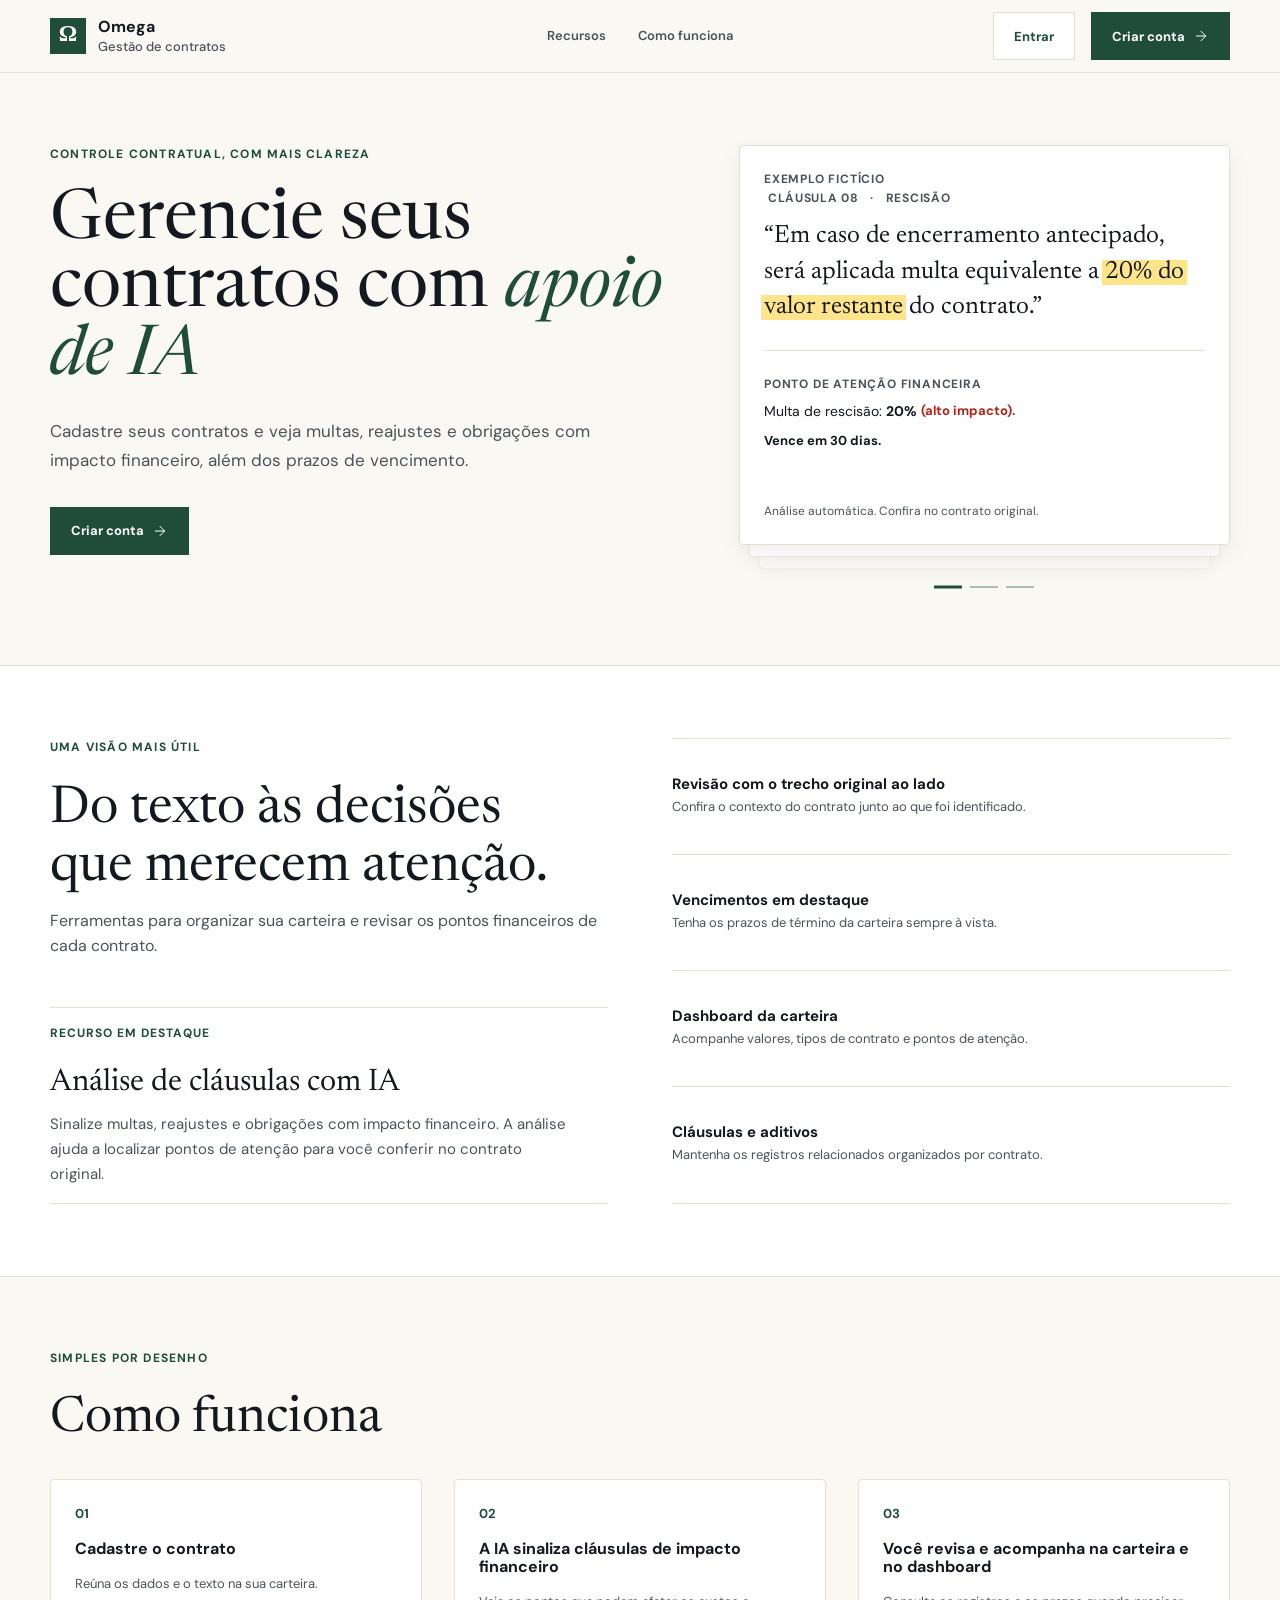
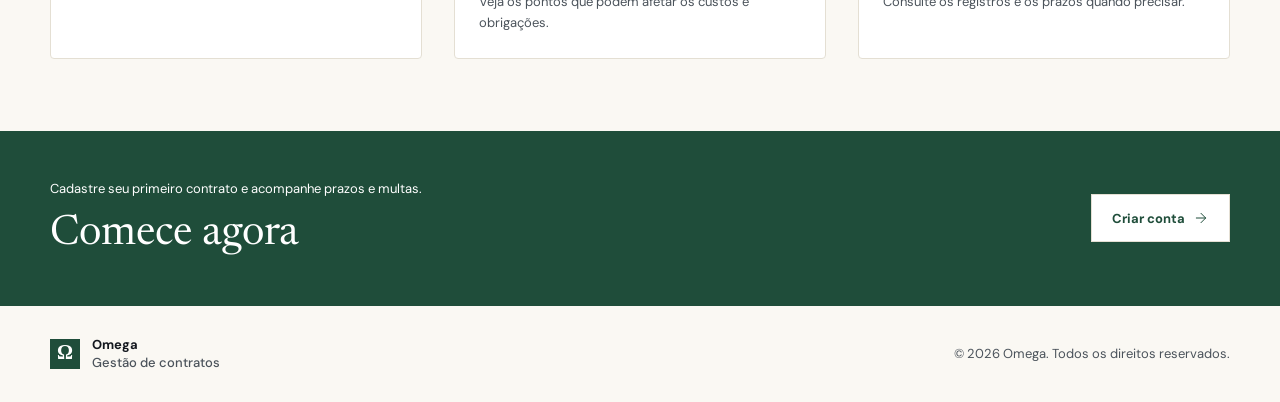
<file: frontend/index.html>
<!DOCTYPE html>
<html lang="pt-BR">
<head>
  <meta charset="UTF-8">
  <meta name="viewport" content="width=device-width, initial-scale=1">
  <title>Omega – Gestão de contratos</title>
  <link rel="preconnect" href="https://fonts.googleapis.com">
  <link rel="preconnect" href="https://fonts.gstatic.com" crossorigin>
  <link href="https://fonts.googleapis.com/css2?family=DM+Sans:wght@400;500;600;700&family=Newsreader:opsz,wght@6..72,400;6..72,500;6..72,600&display=swap" rel="stylesheet">
  <link rel="stylesheet" href="css/landing.css?v=20261006-18">
</head>
<body class="landing-page">

  <header class="site-header">
    <div class="shell nav-inner">
      <a class="brand" href="index.html"><span class="brand-mark">Ω</span><span>Omega <small>Gestão de contratos</small></span></a>
      <nav class="nav-links" aria-label="Navegação principal">
        <a href="#recursos">Recursos</a>
        <a href="#como-funciona">Como funciona</a>
      </nav>
      <div class="nav-actions">
        <a class="btn btn--inverse nav-login" href="login.html">Entrar</a>
        <a class="btn btn--primary" href="registrar.html">Criar conta <svg class="icon" aria-hidden="true" focusable="false"><use href="img/icons.svg#arrow-right"/></svg></a>
      </div>
    </div>
  </header>

  <main>
    <section class="hero shell">
      <div class="hero-copy">
        <p class="eyebrow">CONTROLE CONTRATUAL, COM MAIS CLAREZA</p>
        <h1>Gerencie seus contratos com <em>apoio de IA</em></h1>
        <p class="lead">Cadastre seus contratos e veja multas, reajustes e obrigações com impacto financeiro, além dos prazos de vencimento.</p>
        <div class="hero-cta">
          <a class="btn btn--primary" href="registrar.html">Criar conta <svg class="icon" aria-hidden="true" focusable="false"><use href="img/icons.svg#arrow-right"/></svg></a>
        </div>
      </div>

      <aside class="card-stack" role="group" aria-label="Exemplos de análise de cláusulas">
        <div class="stack-cards" aria-live="off"></div>
        <div class="stack-indicators" aria-label="Escolher exemplo"></div>
      </aside>
    </section>

    <section class="section resources" id="recursos">
      <div class="shell resource-layout">
        <div class="resource-intro">
          <div class="section-heading">
            <p class="eyebrow">UMA VISÃO MAIS ÚTIL</p>
            <h2>Do texto às decisões que merecem atenção.</h2>
            <p>Ferramentas para organizar sua carteira e revisar os pontos financeiros de cada contrato.</p>
          </div>
          <article class="resource-featured">
            <span class="resource-number"><span>RECURSO EM DESTAQUE</span></span>
            <h3>Análise de cláusulas com IA</h3>
            <p>Sinalize multas, reajustes e obrigações com impacto financeiro. A análise ajuda a localizar pontos de atenção para você conferir no contrato original.</p>
          </article>
        </div>
        <div class="resource-list">
          <article class="list-row">
            <div class="list-copy"><h3>Revisão com o trecho original ao lado</h3><p>Confira o contexto do contrato junto ao que foi identificado.</p></div>
          </article>
          <article class="list-row">
            <div class="list-copy"><h3>Vencimentos em destaque</h3><p>Tenha os prazos de término da carteira sempre à vista.</p></div>
          </article>
          <article class="list-row">
            <div class="list-copy"><h3>Dashboard da carteira</h3><p>Acompanhe valores, tipos de contrato e pontos de atenção.</p></div>
          </article>
          <article class="list-row">
            <div class="list-copy"><h3>Cláusulas e aditivos</h3><p>Mantenha os registros relacionados organizados por contrato.</p></div>
          </article>
        </div>
      </div>
    </section>

    <section class="section process" id="como-funciona">
      <div class="shell process-layout">
        <div class="section-heading process-heading">
          <p class="eyebrow">SIMPLES POR DESENHO</p>
          <h2>Como funciona</h2>
        </div>
        <ol class="steps">
          <li class="step">
            <span class="step-number">01</span>
            <h3>Cadastre o contrato</h3>
            <p>Reúna os dados e o texto na sua carteira.</p>
          </li>
          <li class="step">
            <span class="step-number">02</span>
            <h3>A IA sinaliza cláusulas de impacto financeiro</h3>
            <p>Veja os pontos que podem afetar os custos e obrigações.</p>
          </li>
          <li class="step">
            <span class="step-number">03</span>
            <h3>Você revisa e acompanha na carteira e no dashboard</h3>
            <p>Consulte os registros e os prazos quando precisar.</p>
          </li>
        </ol>
      </div>
    </section>

    <section class="closing">
      <div class="shell closing-inner">
        <div>
          <p class="closing-note">Cadastre seu primeiro contrato e acompanhe prazos e multas.</p>
          <h2>Comece agora</h2>
        </div>
        <a class="btn btn--inverse" href="registrar.html">Criar conta <svg class="icon" aria-hidden="true" focusable="false"><use href="img/icons.svg#arrow-right"/></svg></a>
      </div>
    </section>
  </main>

  <footer class="site-footer">
    <div class="shell footer-inner">
      <a class="brand footer-brand" href="index.html"><span class="brand-mark">Ω</span><span>Omega <small>Gestão de contratos</small></span></a>
      <span>© <span id="ano"></span> Omega. Todos os direitos reservados.</span>
    </div>
  </footer>

  <script src="js/landing.js?v=20261006-2" defer></script>
  <script>document.getElementById("ano").textContent = new Date().getFullYear();</script>
</body>
</html>
</file>
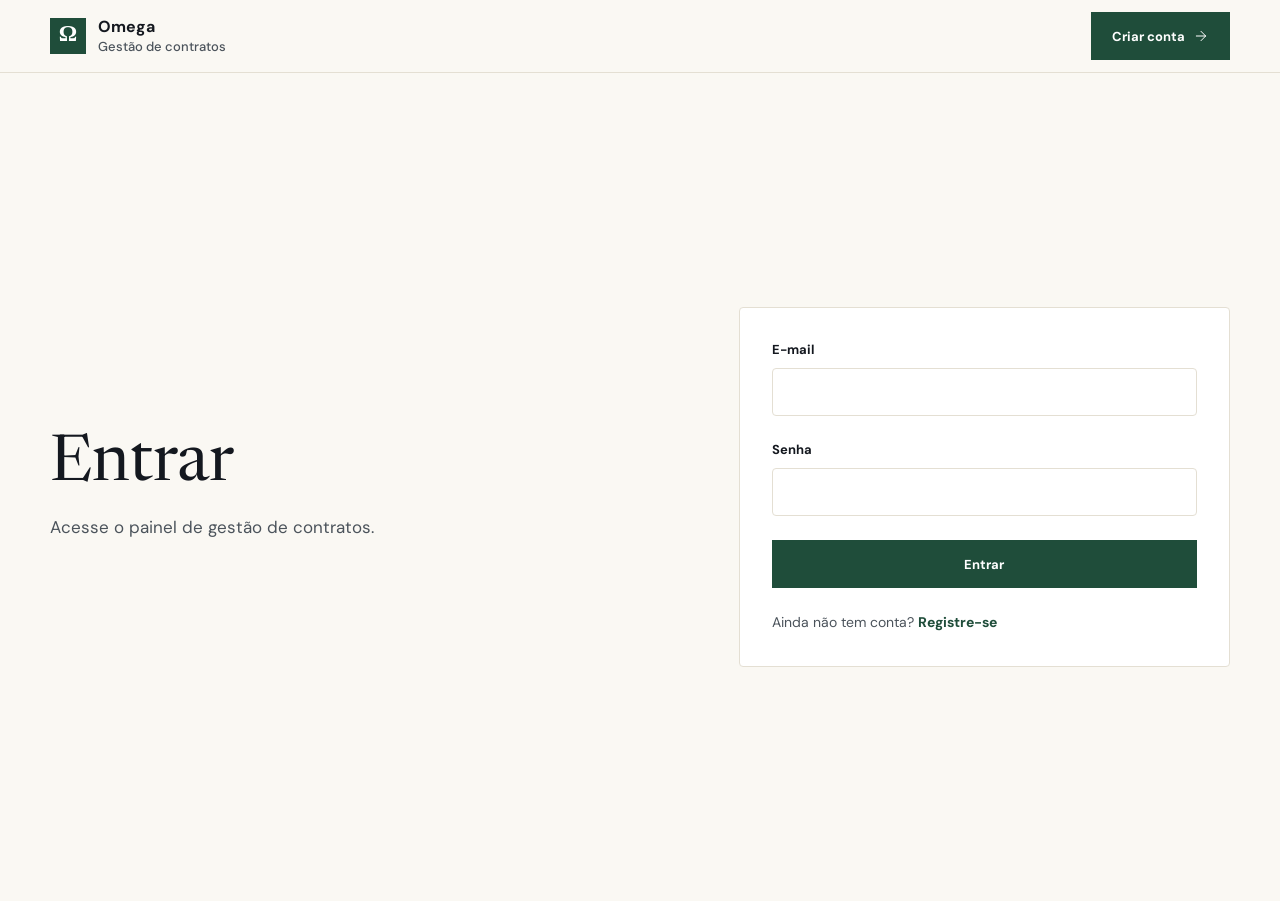
<file: frontend/formulario.html>
<!DOCTYPE html>
<html lang="pt-BR">
<head>
  <meta charset="UTF-8">
  <meta name="viewport" content="width=device-width, initial-scale=1">
  <title>Novo contrato · Omega</title>
  <link rel="preconnect" href="https://fonts.googleapis.com">
  <link rel="preconnect" href="https://fonts.gstatic.com" crossorigin>
  <link href="https://fonts.googleapis.com/css2?family=DM+Sans:wght@400;500;600;700&family=Newsreader:opsz,wght@6..72,400;6..72,500;6..72,600&display=swap" rel="stylesheet">
  <link rel="stylesheet" href="css/app.css?v=20261006-3">
</head>
<body>
  <header class="topbar">
    <div class="topbar-inner">
      <a class="brand" href="index.html"><span class="brand-mark">Ω</span><span>Omega <small>Gestão de contratos</small></span></a>
      <div class="topbar-actions">
        <span class="theme-slot" hidden></span>
        <a class="btn btn-ghost btn-sm" href="dashboard.html">Voltar ao painel</a>
      </div>
    </div>
  </header>

  <main class="form-wrap">
    <div id="area-form">
      <h1>Novo contrato</h1>
      <p class="muted">Preencha os dados para registrar o contrato na sua carteira.</p>

      <div class="alert alert-erro" id="erro" hidden></div>

      <form id="form-contrato" novalidate>
        <section class="card">
          <h2>Dados do cliente</h2>
          <div class="grid-2">
            <div class="field">
              <label for="c-nome">Nome / Razão social <span class="req">*</span></label>
              <input type="text" id="c-nome" required>
            </div>
            <div class="field">
              <label for="c-tipo">Tipo</label>
              <select id="c-tipo">
                <option value="">Selecione</option>
                <option>Pessoa Física</option>
                <option>Pessoa Jurídica</option>
              </select>
            </div>
            <div class="field">
              <label for="c-documento">CPF / CNPJ</label>
              <input type="text" id="c-documento" inputmode="numeric">
            </div>
            <div class="field">
              <label for="c-telefone">Telefone</label>
              <input type="tel" id="c-telefone">
            </div>
          </div>
          <div class="field">
            <label for="c-email">E-mail</label>
            <input type="email" id="c-email">
          </div>
        </section>

        <section class="card">
          <h2>Dados do contrato</h2>
          <div class="field">
            <label for="t-titulo">Título do contrato <span class="req">*</span></label>
            <input type="text" id="t-titulo" required>
          </div>
          <div class="grid-2">
            <div class="field">
              <label for="t-tipo">Tipo de contrato</label>
              <select id="t-tipo">
                <option value="">Selecione</option>
                <option>Prestação de serviços</option>
                <option>Compra e venda</option>
                <option>Locação</option>
                <option>Fornecimento</option>
                <option>Parceria</option>
                <option>Outro</option>
              </select>
            </div>
            <div class="field">
              <label for="t-valor">Valor total (R$)</label>
              <input type="number" id="t-valor" min="0" step="0.01" placeholder="0,00">
            </div>
            <div class="field">
              <label for="t-inicio">Data de início <span class="req">*</span></label>
              <input type="date" id="t-inicio" required>
            </div>
            <div class="field">
              <label for="t-fim">Data de término</label>
              <input type="date" id="t-fim">
            </div>
          </div>
        </section>

        <section class="card">
          <h2>Cláusulas <span class="opcional">(opcional)</span></h2>
          <div id="lista-clausulas"></div>
          <button type="button" class="btn btn-outline btn-sm" id="btn-add-clausula">+ Adicionar cláusula</button>
        </section>

        <div class="form-actions">
          <button class="btn btn-primary btn-lg btn-block" type="submit" id="btn-enviar">Registrar contrato</button>
        </div>
      </form>
    </div>

    <section class="card sucesso" id="area-sucesso" hidden>
      <div class="check">✓</div>
      <h1>Contrato registrado</h1>
      <p class="muted">Recebemos o contrato. Guarde o número abaixo para acompanhamento.</p>
      <div class="numero" id="numero-contrato"></div>
      <div class="acoes-sucesso">
        <button class="btn btn-primary" id="btn-outro">Registrar outro contrato</button>
        <a class="btn btn-outline" href="dashboard.html">Ir para o painel</a>
      </div>
    </section>
  </main>

  <script src="js/common.js"></script>
  <script src="js/formulario.js"></script>
</body>
</html>
</file>
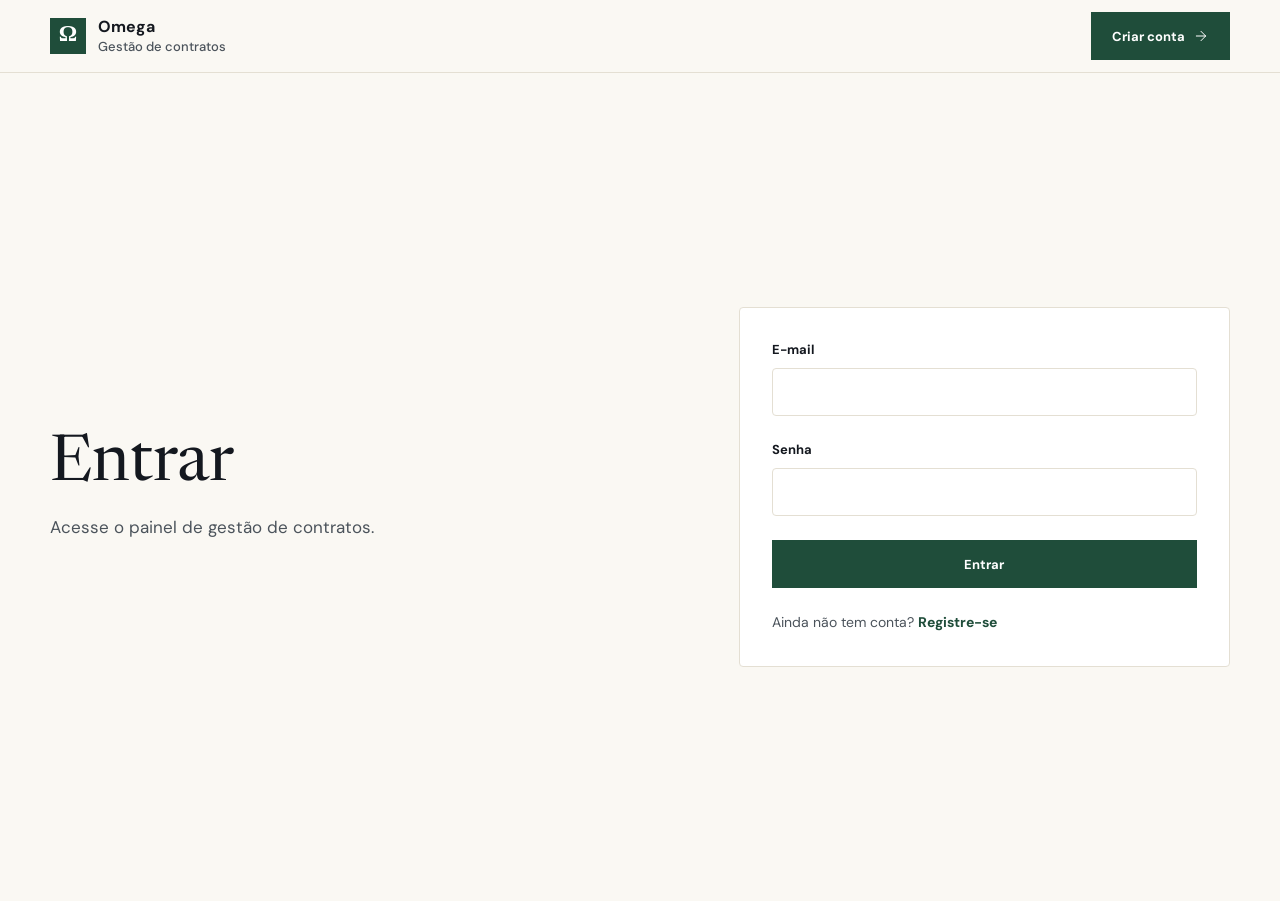
<file: frontend/login.html>
<!DOCTYPE html>
<html lang="pt-BR">
<head>
<meta charset="UTF-8">
<meta name="viewport" content="width=device-width, initial-scale=1">
<title>Entrar · Omega</title>
<link rel="preconnect" href="https://fonts.googleapis.com">
<link rel="preconnect" href="https://fonts.gstatic.com" crossorigin>
<link href="https://fonts.googleapis.com/css2?family=DM+Sans:wght@400;500;600;700&family=Newsreader:opsz,wght@6..72,400;6..72,500;6..72,600&display=swap" rel="stylesheet">
<link rel="stylesheet" href="css/auth.css?v=20261006-1">
</head>
<body>
<header class="site-header">
<div class="shell nav-inner">
<a class="brand" href="index.html"><span class="brand-mark">Ω</span><span>Omega <small>Gestão de contratos</small></span></a>
<div class="nav-actions">
<span class="theme-slot" hidden></span>
<a class="btn btn--primary" href="registrar.html">Criar conta <svg class="icon" aria-hidden="true" focusable="false"><use href="img/icons.svg#arrow-right"/></svg></a>
</div>
</div>
</header>

<main class="auth-main">
<div class="shell auth-layout">
<div class="auth-copy">
<h1>Entrar</h1>
<p>Acesse o painel de gestão de contratos.</p>
</div>

<div class="auth-panel">
<div class="alert alert-ok" id="aviso" hidden>Cadastro realizado! Faça login para continuar.</div>
<div class="alert alert-erro" id="erro" hidden></div>

<form id="form-login" novalidate>
<div class="field">
<label for="email">E-mail</label>
<input type="email" id="email" autocomplete="email" required>
</div>
<div class="field">
<label for="senha">Senha</label>
<input type="password" id="senha" autocomplete="current-password" required>
</div>
<button class="btn btn--primary btn--block" type="submit">Entrar</button>
</form>

<p class="auth-foot">Ainda não tem conta? <a href="registrar.html">Registre-se</a></p>
</div>
</div>
</main>

<script src="js/common.js"></script>
<script src="js/auth.js"></script>
</body>
</html>
</file>
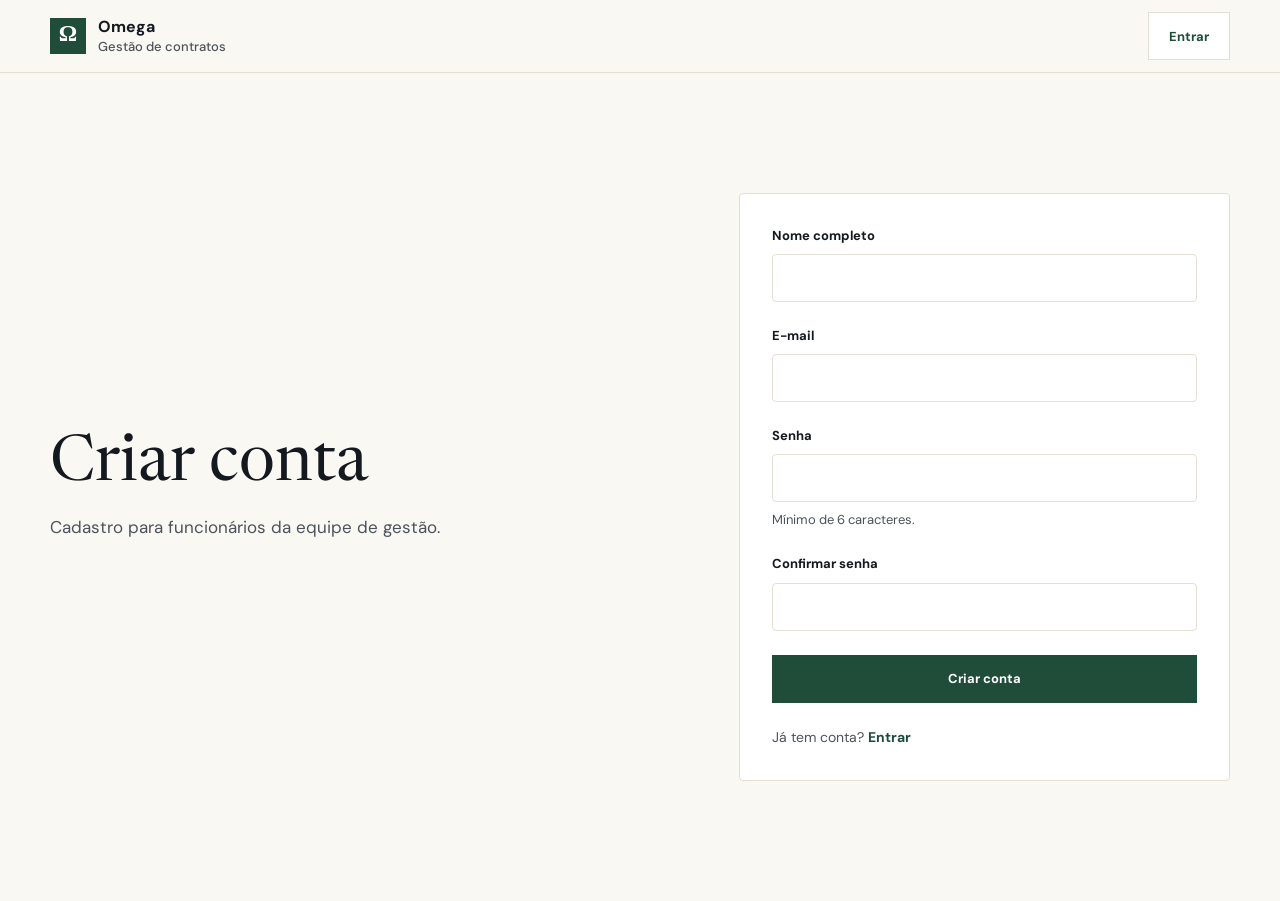
<file: frontend/registrar.html>
<!DOCTYPE html>
<html lang="pt-BR">
<head>
<meta charset="UTF-8">
<meta name="viewport" content="width=device-width, initial-scale=1">
<title>Criar conta · Omega</title>
<link rel="preconnect" href="https://fonts.googleapis.com">
<link rel="preconnect" href="https://fonts.gstatic.com" crossorigin>
<link href="https://fonts.googleapis.com/css2?family=DM+Sans:wght@400;500;600;700&family=Newsreader:opsz,wght@6..72,400;6..72,500;6..72,600&display=swap" rel="stylesheet">
<link rel="stylesheet" href="css/auth.css?v=20261006-2">
</head>
<body>
<header class="site-header">
<div class="shell nav-inner">
<a class="brand" href="index.html"><span class="brand-mark">Ω</span><span>Omega <small>Gestão de contratos</small></span></a>
<div class="nav-actions">
<span class="theme-slot" hidden></span>
<a class="btn btn--inverse" href="login.html">Entrar</a>
</div>
</div>
</header>

<main class="auth-main">
<div class="shell auth-layout">
<div class="auth-copy">
<h1>Criar conta</h1>
<p>Cadastro para funcionários da equipe de gestão.</p>
</div>

<div class="auth-panel">
<div class="alert alert-erro" id="erro" hidden></div>

<form id="form-registrar" novalidate>
<div class="field">
<label for="nome">Nome completo</label>
<input type="text" id="nome" autocomplete="name" required>
</div>
<div class="field">
<label for="email">E-mail</label>
<input type="email" id="email" autocomplete="email" required>
</div>
<div class="field">
<label for="senha">Senha</label>
<input type="password" id="senha" autocomplete="new-password" minlength="6" required>
<small>Mínimo de 6 caracteres.</small>
</div>
<div class="field">
<label for="confirmar">Confirmar senha</label>
<input type="password" id="confirmar" autocomplete="new-password" required>
</div>
<button class="btn btn--primary btn--block" type="submit">Criar conta</button>
</form>

<p class="auth-foot">Já tem conta? <a href="login.html">Entrar</a></p>
</div>
</div>
</main>

<script src="js/common.js"></script>
<script src="js/auth.js"></script>
</body>
</html>
</file>
<file: frontend/css/landing.css>
:root {
  --space-4: 4px;
  --space-8: 8px;
  --space-12: 12px;
  --space-16: 16px;
  --space-24: 24px;
  --space-32: 32px;
  --space-48: 48px;
  --space-64: 64px;
  --space-72: 72px;
  --space-96: 96px;
  color-scheme: light;
  --paper: #FAF8F3;
  --white: #FFFFFF;
  --ink: #14181F;
  --support: #4B535B;
  --line: #E4DFD3;
  --green: #1F4D3A;
  --highlight: #FFE58A;
  --risk: #B42318;
}

* { box-sizing: border-box; }
@media (prefers-reduced-motion: no-preference) { html { scroll-behavior: smooth; } }
body {
  margin: 0;
  background: var(--paper);
  color: var(--ink);
  font-family: "DM Sans", sans-serif;
  font-size: 16px;
  line-height: 1.55;
}
a { color: inherit; text-decoration: none; }
a:focus-visible, .btn:focus-visible { outline: 2px solid var(--green); outline-offset: 2px; }
h1, h2, h3, p, blockquote { margin-top: 0; }
h1, h2, h3 { line-height: 1.12; }
.shell { width: min(1180px, calc(100% - var(--space-64))); margin-inline: auto; }

.site-header { position: sticky; top: 0; z-index: 20; border-bottom: 1px solid var(--line); background: var(--paper); }
.nav-inner { min-height: 72px; display: grid; grid-template-columns: 1fr auto 1fr; align-items: center; gap: var(--space-32); }
.nav-inner > .brand { justify-self: start; }
.nav-links { justify-self: center; }
.nav-actions { justify-self: end; }
.brand { display: inline-flex; align-items: center; gap: var(--space-12); color: var(--ink); font-weight: 700; line-height: 1.1; white-space: nowrap; }
.brand-mark { display: grid; place-items: center; width: 36px; height: 36px; background: var(--green); color: var(--white); font-family: "Newsreader", serif; font-size: 23px; }
.brand small { display: block; margin-top: var(--space-4); color: var(--support); font-size: 13px; font-weight: 500; letter-spacing: 0; }
.nav-links, .nav-actions { display: flex; align-items: center; gap: var(--space-32); }
.nav-actions { gap: var(--space-16); }
.nav-links a { color: var(--support); font-size: 13px; font-weight: 600; }
.nav-links a:hover, .nav-login:hover { color: var(--green); }
.btn { display: inline-flex; align-items: center; gap: var(--space-8); height: var(--space-48); padding: 0 20px; border: 1px solid transparent; color: var(--green); font: 700 13px "DM Sans", sans-serif; white-space: nowrap; }
.btn--primary { border-color: var(--green); background: var(--green); color: var(--white); }
.btn--inverse { border-color: var(--line); background: var(--white); color: var(--green); }
.closing .btn:focus-visible { outline-color: var(--white); }
.icon { display: inline-block; width: 16px; height: 16px; flex: 0 0 auto; fill: none; stroke: currentColor; stroke-width: 1.5; stroke-linecap: round; stroke-linejoin: round; vertical-align: middle; }
.btn svg { flex: 0 0 auto; }

.hero { display: grid; grid-template-columns: minmax(0, 1.12fr) minmax(330px, .88fr); align-items: stretch; gap: var(--space-64); padding-block: var(--space-72); }
.hero-copy { max-width: 625px; }
.eyebrow { margin-bottom: var(--space-24); color: var(--green); font-size: 12px; font-weight: 700; letter-spacing: 1.2px; }
h1, h2 { font-family: "Newsreader", Georgia, serif; font-weight: 400; letter-spacing: 0; }
.hero h1 { max-width: 640px; margin-bottom: var(--space-24); font-size: clamp(48px, 5.4vw, 74px); line-height: .99; }
.hero h1 em { color: var(--green); font-weight: 400; }
.lead { max-width: 540px; margin-bottom: var(--space-32); color: var(--support); font-size: 17px; line-height: 1.7; }
.hero-cta { display: flex; align-items: center; gap: var(--space-16); }
.card-stack { position: relative; height: 448px; animation: arrive .55s ease-out both; }
.stack-cards { position: absolute; inset: 0 0 var(--space-48); display: grid; grid-template-rows: minmax(0, 1fr); }
.stack-card { grid-area: 1 / 1; display: flex; min-width: 0; min-height: 0; flex-direction: column; padding: var(--space-24); border: 1px solid var(--line); border-radius: 4px; background: var(--white); box-shadow: 0 8px 24px rgb(20 24 31 / 6%); transform-origin: center bottom; transition: transform 400ms cubic-bezier(.22, 1, .36, 1), opacity 400ms cubic-bezier(.22, 1, .36, 1); }
.stack-card[data-pos="0"] { z-index: 3; transform: none; opacity: 1; }
.stack-card[data-pos="1"] { z-index: 2; transform: translateY(12px) scale(.96); opacity: .7; }
.stack-card[data-pos="2"] { z-index: 1; transform: translateY(24px) scale(.92); opacity: .4; }
.stack-card.is-exiting { z-index: 4; transform: translateY(-8px); opacity: 0; transition-duration: 300ms; }
.stack-card.is-resetting { transition: none !important; }
.stack-card[aria-hidden="true"] { pointer-events: none; }
.example-block { margin: 0; padding-block: 0; }
.example-clause { padding-bottom: var(--space-24); border-bottom: 1px solid var(--line); }
.document-label { margin-bottom: var(--space-12); color: var(--support); font-size: 12px; font-weight: 700; letter-spacing: .7px; }
.document-label span { padding-inline: var(--space-4); color: inherit; }
.stack-card blockquote { margin: 0; font-family: "Newsreader", Georgia, serif; font-size: 25px; line-height: 1.42; }
.stack-card mark { padding: 0; background: var(--highlight); box-shadow: 3px 0 0 var(--highlight), -3px 0 0 var(--highlight); -webkit-box-decoration-break: clone; box-decoration-break: clone; color: var(--ink); }
.example-attention { display: flex; flex-direction: column; align-items: flex-start; gap: var(--space-8); margin-top: var(--space-24); padding-top: 0; }
.result-label { color: var(--support); font-size: 12px; font-weight: 700; letter-spacing: .8px; }
.example-attention p { display: flex; flex-wrap: wrap; gap: var(--space-4); margin: 0; font-size: 14px; }
.example-attention strong { font-weight: 700; }
.risk-label { color: var(--risk); font-size: 13px; font-weight: 700; }
.impact-label { color: var(--support); font-size: 13px; font-weight: 700; }
.example-due { display: flex; align-items: center; gap: var(--space-8); font-size: 13px; font-weight: 700; }
.example-note { margin: auto 0 0; padding-top: var(--space-16); color: var(--support); font-size: 12px; line-height: 1.45; }
.stack-indicators { position: absolute; right: 0; bottom: 0; left: 0; z-index: 5; display: flex; justify-content: center; gap: var(--space-8); }
.stack-indicator { width: 28px; height: 12px; padding: 5px 0; border: 0; background: transparent; cursor: pointer; }
.stack-indicator::before { display: block; height: 2px; background: var(--green); content: ""; opacity: .35; transition: opacity 180ms ease, transform 180ms ease; }
.stack-indicator[aria-pressed="true"]::before { opacity: 1; transform: scaleY(1.5); }
.stack-indicator:focus-visible { outline: 2px solid var(--green); outline-offset: 2px; }
.section { padding-block: var(--space-72); scroll-margin-top: 88px; }
.resources { background: var(--white); border-block: 1px solid var(--line); }
.section-heading { max-width: 520px; margin-bottom: var(--space-32); }
.section-heading h2 { max-width: 500px; margin-bottom: var(--space-12); font-size: clamp(36px, 4.2vw, 52px); }
.section-heading > p:last-child { max-width: 52ch; margin-bottom: 0; color: var(--support); font-size: 16px; text-wrap: pretty; }
.resource-layout { display: grid; grid-template-columns: repeat(2, minmax(0, 1fr)); gap: var(--space-64); align-items: stretch; }
.resource-intro { display: flex; flex-direction: column; }
.resource-intro .section-heading { max-width: none; margin-bottom: var(--space-48); }
.resource-intro .resource-featured { margin-top: auto; }
.resource-featured { padding-block: var(--space-16); border-block: 1px solid var(--line); }
.resource-featured .resource-number { display: flex; align-items: center; gap: var(--space-12); margin-bottom: var(--space-24); color: var(--green); font-size: 13px; font-weight: 700; }
.resource-featured .resource-number span { font-size: 12px; letter-spacing: 1px; }
.resource-featured h3 { max-width: 360px; margin: 0 0 var(--space-12); font-family: "Newsreader", Georgia, serif; font-size: 31px; font-weight: 400; line-height: 1.1; }
.resource-featured p { max-width: 520px; margin: 0; color: var(--support); font-size: 15px; line-height: 1.65; }
.resource-list { display: flex; flex-direction: column; border-top: 1px solid var(--line); }
.resource-list .list-row { padding-block: var(--space-16); }
.list-row { display: grid; grid-template-columns: 64px minmax(0, 1fr); align-items: baseline; column-gap: var(--space-16); row-gap: var(--space-4); padding-block: var(--space-24); border-top: 1px solid var(--line); }
.resource-list .list-row:first-child { border-top: 0; }
.resource-list .list-row:last-child, .steps .list-row:last-child { padding-bottom: 0; border-bottom: 0; }
.resource-list .list-row { grid-template-columns: minmax(0, 1fr); }
.resource-list .list-row h3,
.resource-list .list-row p { grid-column: 1; }
.resource-list { border-bottom: 1px solid var(--line); }
.resource-list .list-row:last-child { padding-bottom: var(--space-16); }
.resource-list .list-row { flex: 1 1 auto; align-content: center; }
.list-copy { display: contents; }
.list-row h3 { grid-column: 2; margin: 0; font-size: 15px; font-weight: 700; }
.list-row p { grid-column: 2; max-width: 520px; margin: 0; color: var(--support); font-size: 13px; line-height: 1.6; }

.process { background: var(--paper); }
.process-layout { display: block; }
.process-heading { margin-bottom: var(--space-32); }
.process-heading .eyebrow { margin-top: 0; }
.process-heading h2 { font-size: 50px; }
.steps { display: grid; grid-template-columns: repeat(3, minmax(0, 1fr)); gap: var(--space-32); margin: 0; padding: 0; list-style: none; }
.steps .step { padding: var(--space-24); border: 1px solid var(--line); border-radius: 4px; background: var(--white); }
.step-number { display: block; margin-bottom: var(--space-16); color: var(--green); font-size: 13px; font-weight: 700; }
.steps h3 { font-size: 16px; }
.steps p { margin: var(--space-12) 0 0; color: var(--support); font-size: 13px; line-height: 1.6; }

.closing { padding-block: var(--space-48); background: var(--green); color: var(--white); }
.closing-inner { display: flex; align-items: center; justify-content: space-between; gap: var(--space-32); }
.closing-note { margin: 0 0 var(--space-12); color: var(--white); font-size: 13px; }
.closing h2 { margin: 0; font-size: 42px; }
.btn--inverse:hover { background: var(--paper); }

.site-footer { background: var(--paper); }
.footer-inner { min-height: var(--space-96); display: flex; align-items: center; justify-content: space-between; gap: var(--space-24); color: var(--support); font-size: 13px; }
.footer-brand { color: var(--ink); font-size: 13px; }
.footer-brand .brand-mark { width: 30px; height: 30px; font-size: 20px; }

@keyframes arrive { from { opacity: 0; } to { opacity: 1; } }
@media (prefers-reduced-motion: reduce) { *, *::before, *::after { scroll-behavior: auto !important; animation-duration: .01ms !important; animation-iteration-count: 1 !important; } }
@media (prefers-reduced-motion: reduce) {
  .stack-card { transition: none !important; }
  .stack-card:not([data-pos="0"]) { visibility: hidden; }
  .stack-card[data-pos="0"] { transform: none; opacity: 1; }
  .stack-indicator::before { transition: none; }
}
@media (max-width: 900px) {
  .hero { grid-template-columns: minmax(0, 1fr) minmax(280px, .8fr); gap: var(--space-48); padding-block: var(--space-72); }
  .hero h1 { font-size: clamp(46px, 7vw, 64px); }
  .resource-layout { gap: var(--space-32); }
}
@media (max-width: 680px) {
  .shell { width: min(100% - var(--space-32), 560px); }
  .nav-inner { min-height: var(--space-64); grid-template-columns: 1fr auto; gap: var(--space-12); }
  .nav-links, .nav-login { display: none; }
  .nav-actions { grid-column: 2; gap: var(--space-8); }
  .hero { grid-template-columns: 1fr; gap: var(--space-48); padding-block: var(--space-48); }
  .hero h1 { max-width: 540px; font-size: clamp(47px, 12vw, 62px); }
  .lead { font-size: 15px; }
  .card-stack { width: 100%; height: 448px; }
  .section { padding-block: var(--space-48); }
  .section-heading { margin-bottom: var(--space-24); }
  .section-heading h2 { font-size: 42px; }
  .resource-layout { grid-template-columns: 1fr; gap: var(--space-24); }
  .steps { grid-template-columns: 1fr; gap: var(--space-24); }
  .resource-intro .section-heading { margin-bottom: var(--space-32); }
  .resource-intro .resource-featured { margin-top: 0; }
  .resource-featured .resource-number { margin-bottom: var(--space-16); }
  .resource-featured h3 { font-size: 28px; }
  .resource-item { padding-block: var(--space-24); }
  .process-heading h2 { font-size: 43px; }
  .closing-inner { align-items: center; }
  .closing h2 { font-size: 38px; }
  .footer-inner { align-items: flex-start; flex-direction: column; justify-content: center; padding-block: var(--space-24); }
}
@media (max-width: 360px) {
  .shell { width: calc(100% - var(--space-32)); }
  .brand { gap: var(--space-8); font-size: 13px; }
  .brand-mark { width: 32px; height: 32px; }
  .nav-actions { gap: var(--space-8); }
  .hero h1 { font-size: 45px; }
  .card-stack { height: 528px; }
  .stack-card { padding: var(--space-16); }
  .stack-card blockquote { font-size: 22px; }
}
</file>
<file: frontend/css/app.css>
/* Omega - telas internas (mesmo sistema visual da landing) */
:root {
  --space-4: 4px; --space-8: 8px; --space-12: 12px; --space-16: 16px; --space-24: 24px;
  --space-32: 32px; --space-48: 48px; --space-64: 64px; --space-72: 72px;
  color-scheme: light;
  --paper: #FAF8F3; --white: #FFFFFF; --ink: #14181F; --support: #4B535B;
  --line: #E4DFD3; --green: #1F4D3A; --green-soft: #E7EFEA; --highlight: #FFE58A;
  --highlight-soft: #FFF6D6; --amber: #8A5A00; --risk: #B42318; --risk-soft: #FBE9E7;
  /* nomes antigos, para o JS (gráficos) continuar lendo as cores certas */
  --bg: var(--paper); --surface: var(--white); --surface-2: #F3F0E8; --text: var(--ink);
  --muted: var(--support); --border: var(--line); --primary: var(--green); --primary-hover: #173A2B;
  --primary-contrast: var(--white); --primary-soft: var(--green-soft); --success: var(--green);
  --success-bg: var(--green-soft); --warning: #D9A520; --warning-bg: var(--highlight-soft);
  --danger: var(--risk); --danger-bg: var(--risk-soft);
}
* { box-sizing: border-box; }
body { margin: 0; background: var(--paper); color: var(--ink); font: 400 16px/1.55 "DM Sans", sans-serif; }
a { color: inherit; text-decoration: none; }
a:focus-visible, button:focus-visible, input:focus-visible, select:focus-visible, textarea:focus-visible { outline: 2px solid var(--green); outline-offset: 2px; }
h1, h2, h3, h4, p { margin-top: 0; }
h1, h2, h3 { line-height: 1.12; letter-spacing: 0; }
h1, h2, h3 { font-family: "Newsreader", Georgia, serif; font-weight: 400; }
.muted { color: var(--support); }
.num { text-align: right; white-space: nowrap; }
.container { width: min(1180px, calc(100% - var(--space-64))); margin-inline: auto; }
.theme-slot { display: none; }

/* Topbar */
.topbar { position: sticky; top: 0; z-index: 20; border-bottom: 1px solid var(--line); background: var(--paper); }
.topbar-inner { width: min(1180px, calc(100% - var(--space-64))); min-height: 72px; margin-inline: auto; display: flex; align-items: center; justify-content: space-between; gap: var(--space-32); }
.brand { display: inline-flex; align-items: center; gap: var(--space-12); font-weight: 700; line-height: 1.1; white-space: nowrap; }
.brand-mark { display: grid; place-items: center; width: 36px; height: 36px; background: var(--green); color: var(--white); font: 400 23px "Newsreader", serif; }
.brand small { display: block; margin-top: var(--space-4); color: var(--support); font-size: 13px; font-weight: 500; }
.topbar-actions { display: flex; align-items: center; gap: var(--space-16); }
.user-chip { color: var(--support); font-size: 13px; font-weight: 600; }
.user-chip:empty { display: none; }

/* Botões */
.btn { display: inline-flex; align-items: center; justify-content: center; gap: var(--space-8); height: 44px; padding: 0 18px; border: 1px solid transparent; background: transparent; color: var(--green); font: 700 13px "DM Sans", sans-serif; white-space: nowrap; cursor: pointer; transition: background 150ms ease, border-color 150ms ease; }
.btn:disabled { opacity: .55; cursor: not-allowed; }
.btn-primary, .btn-success { border-color: var(--green); background: var(--green); color: var(--white); }
.btn-primary:hover:not(:disabled), .btn-success:hover:not(:disabled) { background: var(--primary-hover); }
.btn-outline, .btn-ghost { border-color: var(--line); background: var(--white); color: var(--green); }
.btn-outline:hover:not(:disabled), .btn-ghost:hover:not(:disabled) { background: var(--paper); border-color: var(--green); }
.btn-danger { border-color: var(--risk); background: var(--risk); color: var(--white); }
.btn-danger:hover:not(:disabled) { background: #8F1C12; }
.btn-danger-outline { border-color: var(--line); background: var(--white); color: var(--risk); }
.btn-danger-outline:hover:not(:disabled) { border-color: var(--risk); background: var(--risk-soft); }
.btn-sm { height: 34px; padding: 0 14px; }
.btn-lg { height: 52px; padding: 0 24px; }
.btn-block { width: 100%; }
.icon-btn { display: inline-grid; place-items: center; width: 36px; height: 36px; border: 1px solid var(--line); background: var(--white); color: var(--ink); font-size: 14px; cursor: pointer; }
.icon-btn:hover { border-color: var(--green); color: var(--green); }

/* Cabeçalho do painel */
.dash { padding-block: var(--space-48) var(--space-72); }
.dash-head { display: flex; align-items: flex-end; justify-content: space-between; flex-wrap: wrap; gap: var(--space-24); margin-bottom: var(--space-32); }
.dash-head h1 { margin-bottom: var(--space-8); font-size: clamp(36px, 4.2vw, 52px); }
.dash-sub { margin: 0; color: var(--support); font-size: 16px; }
.dash-tools { display: flex; flex-wrap: wrap; gap: var(--space-12); }
.dash-tools input[type="search"] { width: 300px; max-width: 100%; height: 34px; padding: 0 var(--space-12); border: 1px solid var(--line); border-radius: 4px; background: var(--white); color: var(--ink); font: 400 14px "DM Sans", sans-serif; }
.dash-tools input[type="search"]:focus { border-color: var(--green); }

/* KPIs: uma faixa única com divisórias, sem cartões soltos */
.kpis { display: grid; grid-template-columns: repeat(auto-fit, minmax(200px, 1fr)); gap: 1px; margin-bottom: var(--space-32); border: 1px solid var(--line); background: var(--line); }
.kpis:empty { display: none; }
.kpi { padding: var(--space-24); background: var(--white); }
.kpi-label { display: block; color: var(--support); font-size: 13px; font-weight: 700; }
.kpi-valor { display: block; width: fit-content; margin: var(--space-8) 0 var(--space-4); font: 400 38px/1.1 "Newsreader", Georgia, serif; }
.kpi-sub { color: var(--support); font-size: 13px; }
.kpi.warning .kpi-valor { box-shadow: inset 0 -.3em 0 var(--highlight); }
.kpi.success .kpi-valor { color: var(--green); }
.kpi.danger .kpi-valor { color: var(--risk); }

/* Cartões e gráficos */
.card { border: 1px solid var(--line); border-radius: 4px; background: var(--white); padding: var(--space-24); }
.charts { display: grid; grid-template-columns: repeat(2, minmax(0, 1fr)); gap: var(--space-24); margin-bottom: var(--space-32); }
.chart-card h3 { margin-bottom: var(--space-16); font-size: 24px; }
.chart-box { position: relative; height: 260px; }

/* Tabelas */
.tabela-card { padding: 0; margin-bottom: var(--space-32); overflow: hidden; }
.tabela-head { display: flex; align-items: center; justify-content: space-between; gap: var(--space-16); padding: var(--space-24); border-bottom: 1px solid var(--line); }
.tabela-head h2 { display: flex; align-items: center; gap: var(--space-12); margin: 0 0 var(--space-4); font-size: 28px; }
.tabela-head p { margin: 0; font-size: 14px; }
.table-wrap { overflow-x: auto; }
table { width: 100%; border-collapse: collapse; font-size: 14px; }
th, td { padding: var(--space-12) var(--space-24); border-bottom: 1px solid var(--line); text-align: left; white-space: nowrap; }
th { background: var(--paper); color: var(--support); font-size: 12px; font-weight: 700; letter-spacing: .6px; text-transform: uppercase; }
tbody tr:last-child td { border-bottom: 0; }
tbody tr:hover { background: var(--paper); }
td.vazio { padding: var(--space-32); color: var(--support); text-align: center; white-space: normal; }
td.titulo-col { min-width: 180px; white-space: normal; }
.acoes { display: flex; justify-content: flex-end; gap: var(--space-8); }

.badge { display: inline-flex; align-items: center; gap: var(--space-4); padding: 2px 10px; border: 1px solid var(--line); border-radius: 2px; background: var(--white); color: var(--support); font-size: 12px; font-weight: 700; }
.badge.pendente { border-color: transparent; background: var(--highlight); color: var(--ink); }
.badge.verificado, .badge.contador { border-color: transparent; background: var(--green-soft); color: var(--green); }
.badge.impacto-alto { border-color: transparent; background: var(--risk-soft); color: var(--risk); }
.quem { display: inline-flex; align-items: center; gap: var(--space-8); font-weight: 600; }
.avatar { display: inline-grid; place-items: center; width: 26px; height: 26px; border-radius: 2px; background: var(--green); color: var(--white); font-size: 12px; font-weight: 700; }

/* Formulários (revisão dentro do dialog) */
.field { margin-bottom: var(--space-16); }
.field label { display: block; margin-bottom: var(--space-8); font-size: 13px; font-weight: 700; }
.field input, .field select, .field textarea { width: 100%; height: 40px; padding: 0 var(--space-12); border: 1px solid var(--line); border-radius: 4px; background: var(--white); color: var(--ink); font: 400 14px "DM Sans", sans-serif; }
.field textarea { height: auto; min-height: 84px; padding: var(--space-12); resize: vertical; }
.field input:focus, .field select:focus, .field textarea:focus { border-color: var(--green); outline: none; }
.alert { margin-bottom: var(--space-16); padding: var(--space-12) var(--space-16); border: 1px solid var(--line); border-left-width: 3px; border-radius: 4px; background: var(--white); font-size: 14px; }
.alert[hidden] { display: none; }
.alert-ok { border-left-color: var(--green); }
.alert-erro { border-left-color: var(--risk); color: var(--risk); }

/* Dialogs */
dialog { width: min(720px, calc(100% - var(--space-32))); max-height: 90vh; padding: 0; border: 1px solid var(--line); border-radius: 4px; background: var(--white); color: var(--ink); }
dialog.sm { width: min(440px, calc(100% - var(--space-32))); }
dialog::backdrop { background: rgb(20 24 31 / 50%); }
.dlg-head { display: flex; align-items: flex-start; justify-content: space-between; gap: var(--space-16); padding: var(--space-24) var(--space-24) 0; }
.dlg-head h3, .dlg-body > h3 { margin: 0; font-size: 28px; }
.dlg-body { max-height: calc(90vh - 90px); padding: var(--space-16) var(--space-24) var(--space-24); overflow-y: auto; }
.dlg-foot { display: flex; justify-content: flex-end; gap: var(--space-12); padding-top: var(--space-16); }
.dl-grid { display: grid; grid-template-columns: repeat(auto-fit, minmax(180px, 1fr)); gap: var(--space-16) var(--space-24); margin: var(--space-16) 0; }
.dl-grid dt { color: var(--support); font-size: 12px; font-weight: 700; letter-spacing: .6px; text-transform: uppercase; }
.dl-grid dd { margin: 0; font-weight: 600; }
.banner-verificado, .banner-pendente { margin-top: var(--space-12); padding: var(--space-12) var(--space-16); border: 1px solid var(--line); border-left-width: 3px; border-radius: 4px; font-weight: 600; }
.banner-verificado { border-left-color: var(--green); background: var(--green-soft); color: var(--green); }
.banner-pendente { border-left-color: #E3B93C; background: var(--highlight-soft); color: var(--ink); }
.dlg-sec h4 { margin: var(--space-24) 0 var(--space-8); font-size: 15px; }
.lista-simples { margin: 0; padding: 0; list-style: none; }
.lista-simples li { margin-bottom: var(--space-8); padding: var(--space-12) var(--space-16); border: 1px solid var(--line); border-radius: 4px; background: var(--paper); }
.lista-simples li strong { display: block; }
.lista-simples li span { color: var(--support); font-size: 14px; }
.review-form { display: grid; grid-template-columns: repeat(3, minmax(0, 1fr)) auto; align-items: end; gap: var(--space-12); margin-top: var(--space-12); }
.review-form .field { min-width: 0; margin: 0; }

/* Avisos */
#toasts { position: fixed; right: var(--space-16); bottom: var(--space-16); z-index: 100; display: flex; flex-direction: column; gap: var(--space-8); }
.toast { min-width: 240px; max-width: 360px; padding: var(--space-12) var(--space-16); border: 1px solid var(--line); border-left: 3px solid var(--green); border-radius: 4px; background: var(--white); font-size: 14px; animation: entrar .25s ease; }
.toast.sucesso { border-left-color: var(--green); }
.toast.erro { border-left-color: var(--risk); }
.toast.saindo { opacity: 0; transform: translateX(20px); transition: .3s; }
@keyframes entrar { from { opacity: 0; transform: translateY(10px); } }
@media (prefers-reduced-motion: reduce) { *, *::before, *::after { animation-duration: .01ms !important; transition: none !important; } }

@media (max-width: 900px) { .charts { grid-template-columns: 1fr; } }
@media (max-width: 680px) {
  .container, .topbar-inner { width: min(100% - var(--space-32), 560px); }
  .topbar-inner { min-height: var(--space-64); gap: var(--space-12); }
  .user-chip { display: none; }
  .dash { padding-block: var(--space-32) var(--space-48); }
  .dash-tools { width: 100%; }
  .dash-tools input[type="search"] { width: 100%; flex: 1 1 100%; }
  .tabela-head { padding: var(--space-16); }
  th, td { padding-inline: var(--space-16); }
  .review-form { grid-template-columns: 1fr; }
}

/* Formulário de novo contrato */
[hidden] { display: none !important; }
.form-wrap { width: min(820px, calc(100% - var(--space-64))); margin: var(--space-48) auto var(--space-72); }
.form-wrap h1 { margin-bottom: var(--space-8); font-size: clamp(36px, 4.2vw, 52px); }
.form-wrap > div > p.muted { margin-bottom: var(--space-32); font-size: 16px; }
.form-wrap form > .card { margin-bottom: var(--space-24); padding: var(--space-32); }
.form-wrap .card h2 { margin-bottom: var(--space-24); font-size: 28px; }
.form-wrap .card h2 .opcional { color: var(--support); font-family: "DM Sans", sans-serif; font-size: 14px; }
.form-wrap .field input, .form-wrap .field select { height: 48px; padding-inline: var(--space-16); font-size: 16px; }
.form-wrap .field textarea { font-size: 16px; }
.field label .req { color: var(--risk); }
.field small { display: block; margin-top: var(--space-8); color: var(--support); font-size: 13px; }
.grid-2 { display: grid; grid-template-columns: 1fr 1fr; gap: 0 var(--space-24); }
.clausula-item { margin-bottom: var(--space-16); padding: var(--space-16); border: 1px solid var(--line); border-radius: 4px; background: var(--paper); }
.clausula-item .topo { display: flex; align-items: center; justify-content: space-between; margin-bottom: var(--space-12); }
.clausula-item .topo strong { font-size: 13px; }
.form-actions { margin-top: var(--space-32); }
.sucesso { padding: var(--space-48) var(--space-32); text-align: center; }
.sucesso .check { display: grid; place-items: center; width: 56px; height: 56px; margin: 0 auto var(--space-24); background: var(--green); color: var(--white); font-size: 26px; }
.sucesso h1 { margin-bottom: var(--space-8); }
.sucesso .numero { display: inline-block; margin: var(--space-16) 0 var(--space-32); padding: var(--space-12) var(--space-24); border: 1px solid var(--line); background: var(--paper); font: 400 32px/1.1 "Newsreader", Georgia, serif; letter-spacing: .5px; }
.sucesso .acoes-sucesso { display: flex; justify-content: center; flex-wrap: wrap; gap: var(--space-12); }
@media (max-width: 680px) {
  .form-wrap { width: min(100% - var(--space-32), 560px); margin-block: var(--space-32) var(--space-48); }
  .form-wrap form > .card { padding: var(--space-24); }
  .grid-2 { grid-template-columns: 1fr; }
}

/* Detalhe do contrato e análise com IA */
.detalhe-titulo { margin: 0 0 var(--space-12); font-size: 26px; }
.lista-simples li span { display: block; }
.analise { margin-top: var(--space-24); padding-top: var(--space-24); border-top: 1px solid var(--line); }
.analise h4 { margin: 0 0 var(--space-4); font: 400 26px/1.15 "Newsreader", Georgia, serif; }
.analise-aviso { margin: 0 0 var(--space-4); color: var(--ink); font-size: 14px; font-weight: 600; }
.analise-meta { margin: 0 0 var(--space-16); color: var(--support); font-size: 12px; }
.analise-item { padding: var(--space-16) var(--space-16) var(--space-16) var(--space-16); border-left: 3px solid var(--line); background: var(--paper); }
.analise-item[data-status="confirmada"] { border-left-color: var(--green); }
.analise-item[data-status="corrigida"] { border-left-color: #E3B93C; }
.analise-item[data-status="descartada"] { border-left-color: var(--line); }
.analise-item[data-status="descartada"] .analise-trecho, .analise-item[data-status="descartada"] .analise-valor { opacity: .5; }
.analise-topo { display: flex; flex-wrap: wrap; align-items: center; gap: var(--space-8); margin-bottom: var(--space-8); }
.analise-item .analise-topo strong { display: inline; margin-right: auto; font-size: 15px; }
.analise-valor { margin-bottom: var(--space-8); color: var(--support); font-size: 13px; font-weight: 700; }
.analise-trecho { margin: 0 0 var(--space-16); font: 400 19px/1.5 "Newsreader", Georgia, serif; color: var(--ink); }
.analise-trecho mark { padding: 0; background: var(--highlight); box-shadow: 2px 0 0 var(--highlight), -2px 0 0 var(--highlight); color: inherit; }
.analise-item .acoes { justify-content: flex-start; flex-wrap: wrap; }
.analise-item .review-form { margin-top: var(--space-16); padding-top: var(--space-16); border-top: 1px solid var(--line); }
.review-form label.field { display: flex; flex-direction: column; gap: var(--space-8); margin: 0; font-size: 13px; font-weight: 700; }
.review-form label.field input, .review-form label.field select { font-weight: 400; }
.badge.impacto-medio { border-color: transparent; background: var(--highlight-soft); color: var(--amber); }
.badge.impacto-baixo { border-color: transparent; background: var(--green-soft); color: var(--green); }
@media (max-width: 680px) { .analise-item .analise-topo strong { flex-basis: 100%; } }
</file>
<file: frontend/css/auth.css>
:root {
  --space-4: 4px; --space-8: 8px; --space-12: 12px; --space-16: 16px; --space-24: 24px;
  --space-32: 32px; --space-48: 48px; --space-64: 64px; --space-72: 72px; --space-96: 96px;
  color-scheme: light;
  --paper: #FAF8F3; --white: #FFFFFF; --ink: #14181F; --support: #4B535B;
  --line: #E4DFD3; --green: #1F4D3A; --risk: #B42318;
}

* { box-sizing: border-box; }
body { margin: 0; background: var(--paper); color: var(--ink); font-family: "DM Sans", sans-serif; font-size: 16px; line-height: 1.55; }
a { color: inherit; text-decoration: none; }
a:focus-visible, .btn:focus-visible, input:focus-visible { outline: 2px solid var(--green); outline-offset: 2px; }
h1, p { margin-top: 0; }
h1 { font-family: "Newsreader", Georgia, serif; font-weight: 400; letter-spacing: 0; line-height: 1; }
.shell { width: min(1180px, calc(100% - var(--space-64))); margin-inline: auto; }
.theme-slot { display: none; }

/* Header (igual ao da landing) */
.site-header { position: sticky; top: 0; z-index: 20; border-bottom: 1px solid var(--line); background: var(--paper); }
.nav-inner { min-height: 72px; display: flex; align-items: center; justify-content: space-between; gap: var(--space-32); }
.brand { display: inline-flex; align-items: center; gap: var(--space-12); color: var(--ink); font-weight: 700; line-height: 1.1; white-space: nowrap; }
.brand-mark { display: grid; place-items: center; width: 36px; height: 36px; background: var(--green); color: var(--white); font-family: "Newsreader", serif; font-size: 23px; }
.brand small { display: block; margin-top: var(--space-4); color: var(--support); font-size: 13px; font-weight: 500; }
.nav-actions { display: flex; align-items: center; gap: var(--space-16); }
.btn { display: inline-flex; align-items: center; justify-content: center; gap: var(--space-8); height: var(--space-48); padding: 0 20px; border: 1px solid transparent; color: var(--green); font: 700 13px "DM Sans", sans-serif; white-space: nowrap; cursor: pointer; }
.btn--primary { border-color: var(--green); background: var(--green); color: var(--white); }
.btn--primary:hover:not(:disabled) { background: #173A2B; }
.btn--inverse { border-color: var(--line); background: var(--white); color: var(--green); }
.btn--inverse:hover { background: var(--paper); }
.btn:disabled { opacity: .55; cursor: not-allowed; }
.btn--block { width: 100%; }
.icon { display: inline-block; width: 16px; height: 16px; flex: 0 0 auto; fill: none; stroke: currentColor; stroke-width: 1.5; stroke-linecap: round; stroke-linejoin: round; }

/* Conteúdo */
.auth-main { min-height: calc(100vh - 72px); display: flex; align-items: center; padding-block: var(--space-48); }
.auth-layout { display: grid; grid-template-columns: minmax(0, 1.12fr) minmax(330px, .88fr); align-items: center; gap: var(--space-64); }
.auth-copy h1 { margin-bottom: var(--space-16); font-size: clamp(44px, 5vw, 64px); }
.auth-copy p { max-width: 440px; margin: 0; color: var(--support); font-size: 17px; line-height: 1.7; }

.auth-panel { padding: var(--space-32); border: 1px solid var(--line); border-radius: 4px; background: var(--white); }
.field { margin-bottom: var(--space-24); }
.field label { display: block; margin-bottom: var(--space-8); font-size: 13px; font-weight: 700; color: var(--ink); }
.field input { width: 100%; height: 48px; padding: 0 var(--space-16); border: 1px solid var(--line); border-radius: 4px; background: var(--white); color: var(--ink); font: 400 16px "DM Sans", sans-serif; transition: border-color 150ms ease; }
.field input:focus { border-color: var(--green); }
.field small { display: block; margin-top: var(--space-8); color: var(--support); font-size: 13px; }

.alert { margin-bottom: var(--space-24); padding: var(--space-12) var(--space-16); border: 1px solid var(--line); border-left-width: 3px; border-radius: 4px; background: var(--white); font-size: 14px; }
.alert[hidden] { display: none; }
.alert-ok { border-left-color: var(--green); }
.alert-erro { border-left-color: var(--risk); color: var(--risk); }

.auth-foot { margin: var(--space-24) 0 0; color: var(--support); font-size: 14px; }
.auth-foot a { color: var(--green); font-weight: 700; }
.auth-foot a:hover { text-decoration: underline; }

@media (prefers-reduced-motion: reduce) { * { transition: none !important; } }
@media (max-width: 900px) { .auth-layout { gap: var(--space-48); } }
@media (max-width: 680px) {
  .shell { width: min(100% - var(--space-32), 560px); }
  .nav-inner { min-height: var(--space-64); gap: var(--space-12); }
  .auth-main { min-height: calc(100vh - 64px); align-items: flex-start; padding-block: var(--space-32); }
  .auth-layout { grid-template-columns: 1fr; gap: var(--space-32); }
  .auth-panel { padding: var(--space-24); }
}
@media (max-width: 360px) { .brand { gap: var(--space-8); font-size: 13px; } .brand-mark { width: 32px; height: 32px; } }
</file>
